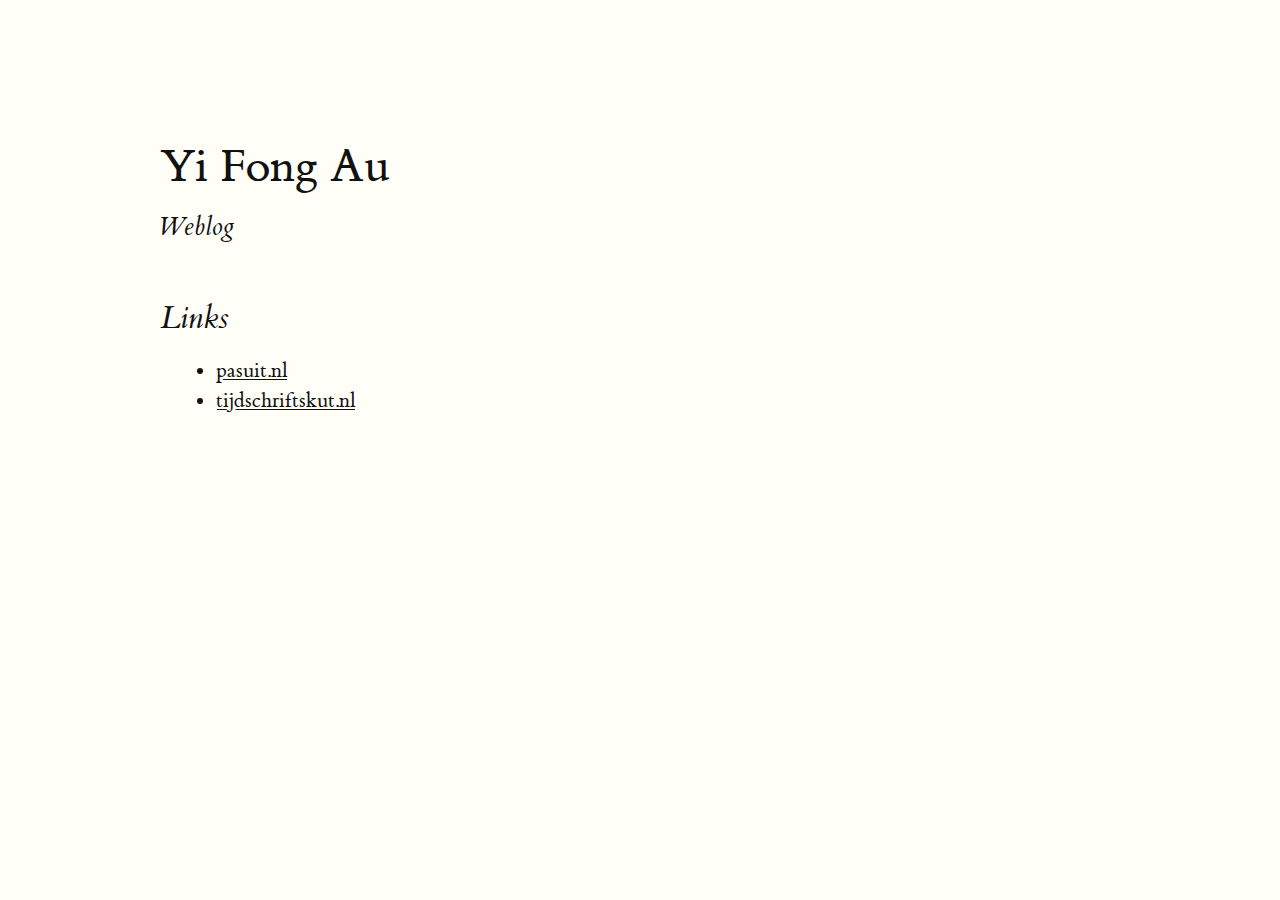
<file: index.html>
<!DOCTYPE html>
<html>
<head>
  <meta charset="utf-8">
  <meta name="generator" content="pandoc">
  <meta name="viewport" content="width=device-width, initial-scale=1.0, user-scalable=yes">
  <title>Yi Fong Au</title>
  <style type="text/css">code{white-space: pre;}</style>
  <link rel="stylesheet" href="style/tufte.css">
  <link rel="stylesheet" href="style/pandoc.css">
  <link rel="stylesheet" href="style/pandoc-solarized.css">
  <link rel="stylesheet" href="style/tufte-extra.css">
  <!--[if lt IE 9]>
    <script src="//cdnjs.cloudflare.com/ajax/libs/html5shiv/3.7.3/html5shiv-printshiv.min.js"></script>
  <![endif]-->
</head>
<body>
<article>
<header>
<h1 class="title">Yi Fong Au</h1>
<p class="subtitle">Weblog</p>
</header>
<section>
<section id="links" class="level2">
<h2>Links</h2>
<ul>
<li><a href="https://www.pasuit.nl">pasuit.nl</a></li>
<li><a href="https://www.tijdschriftskut.nl">tijdschriftskut.nl</a></li>
</ul>
</section>
</section>
</article>
</body>
</html>
</file>
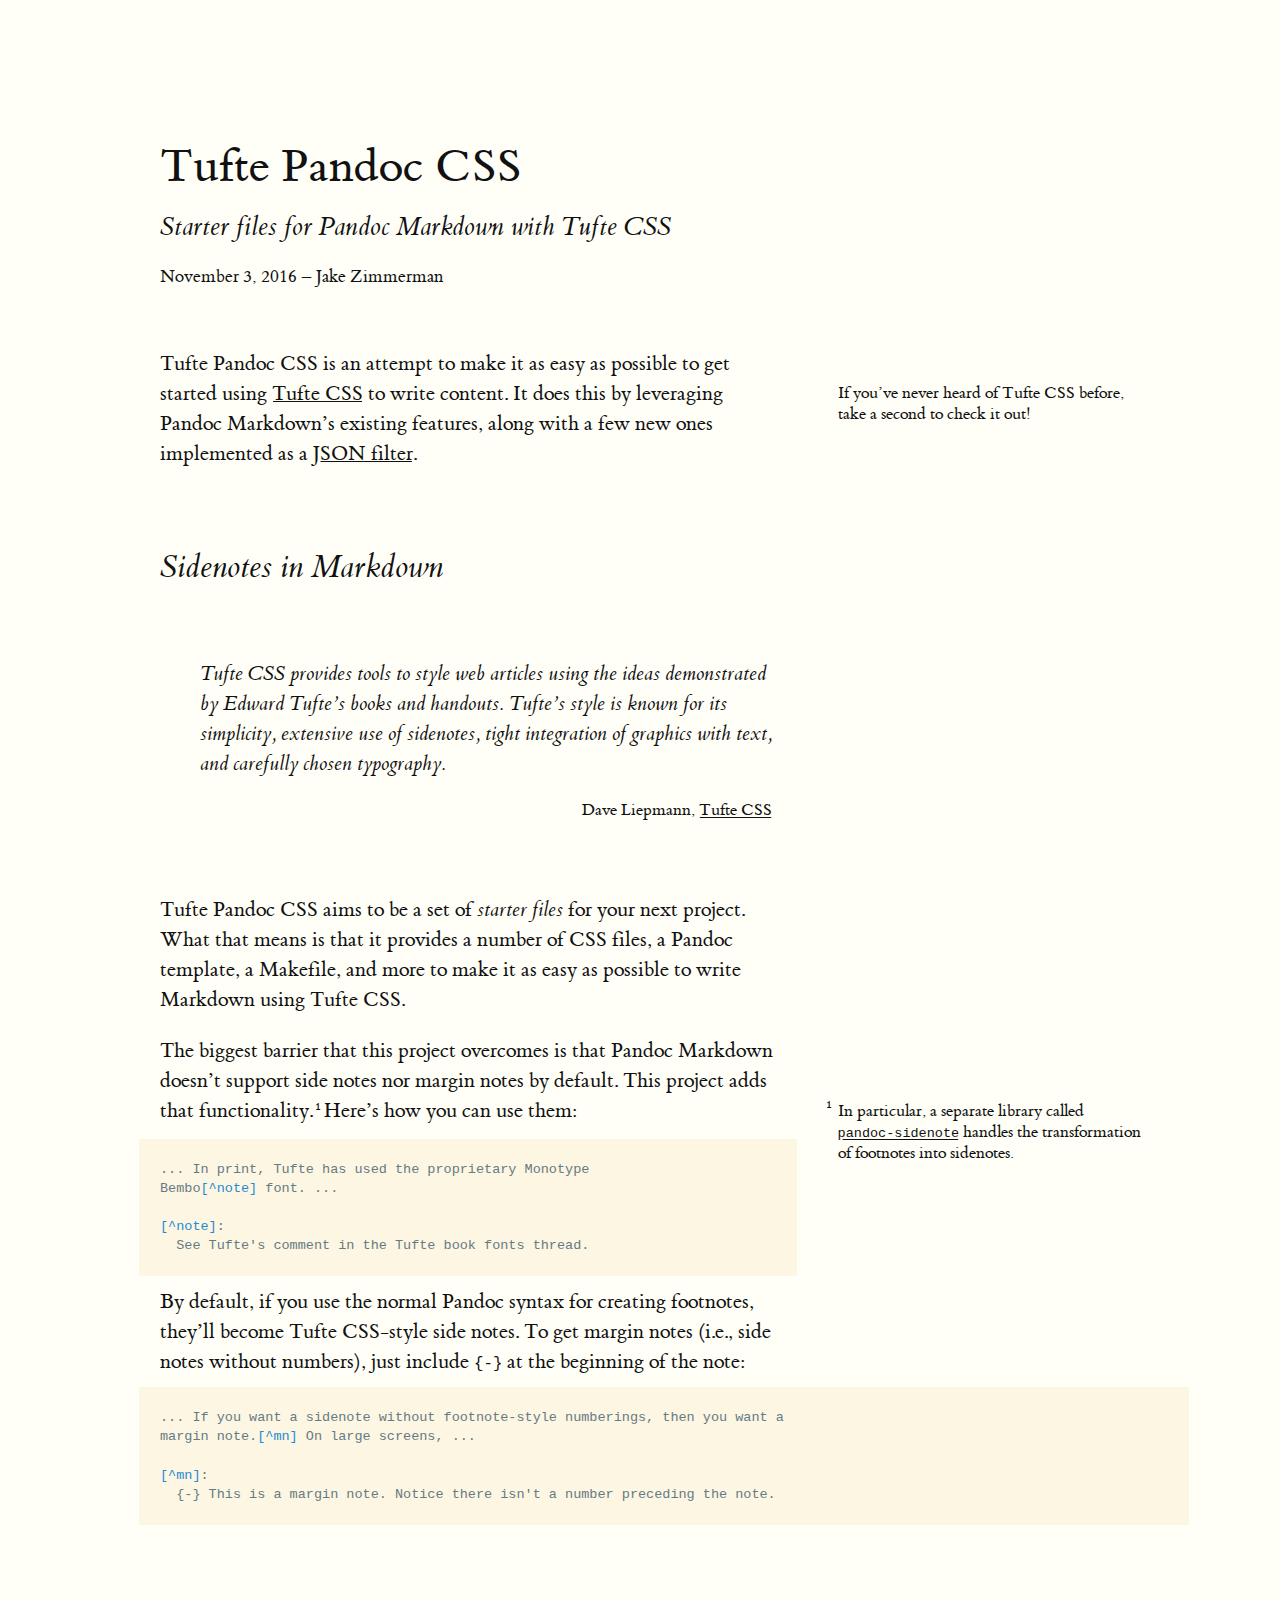
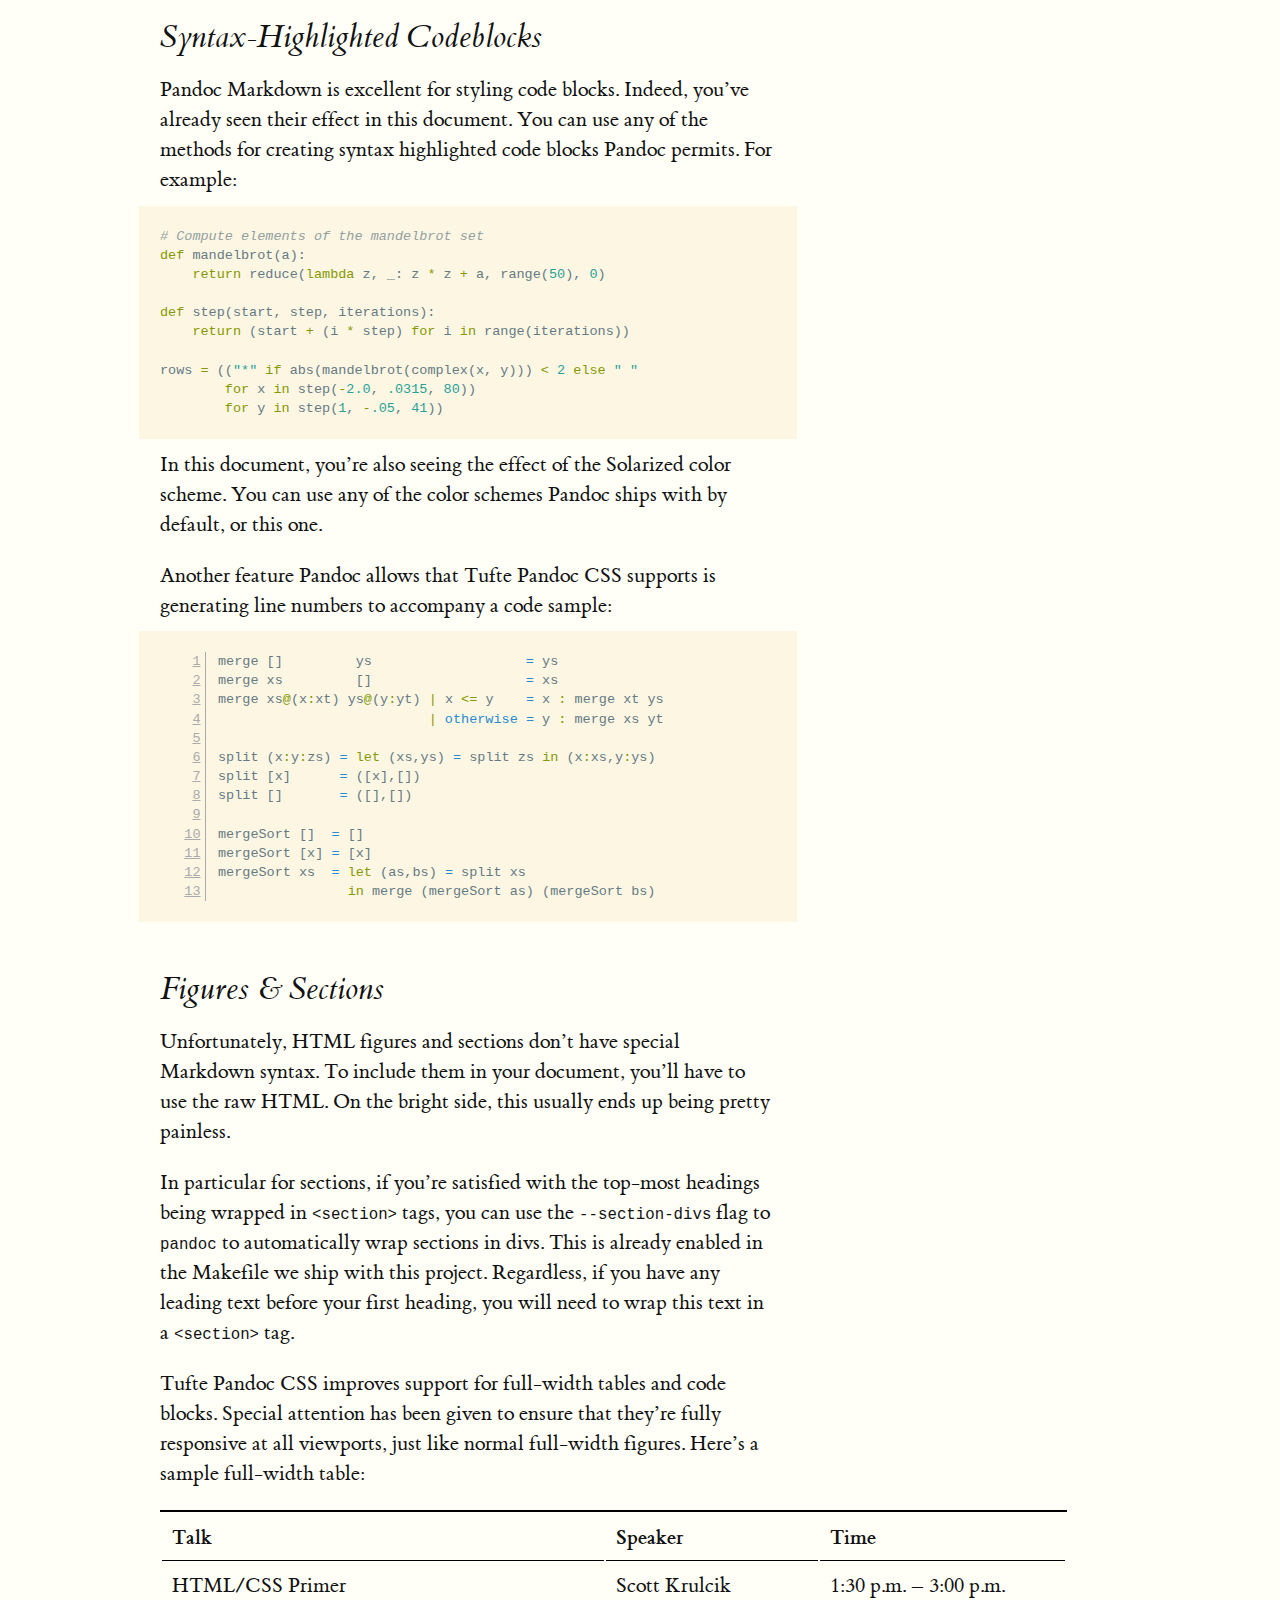
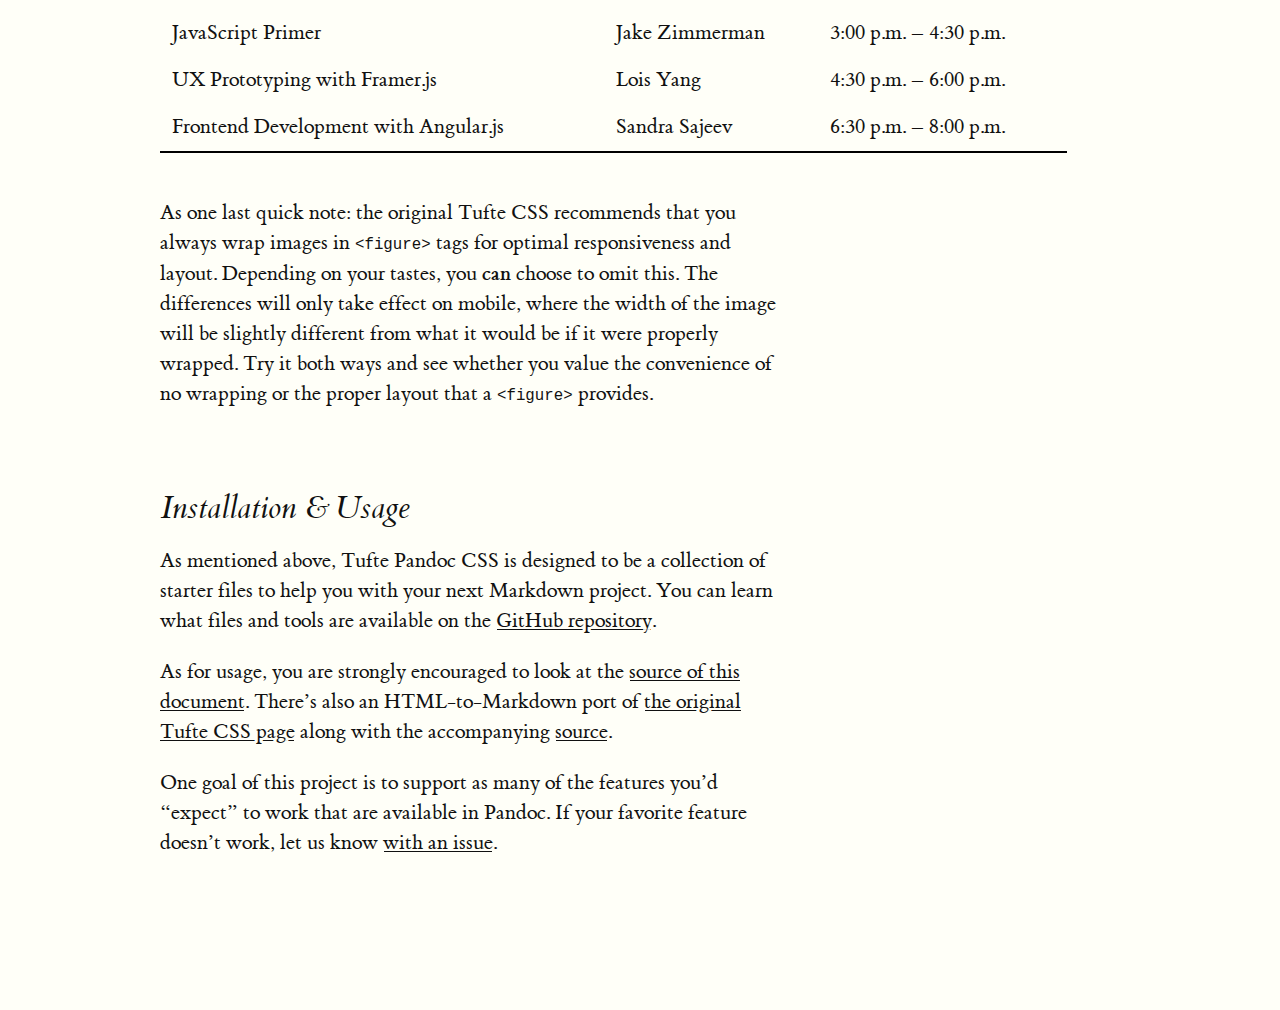
<file: docs/index.html>
<!DOCTYPE html>
<html>
<head>
  <meta charset="utf-8">
  <meta name="generator" content="pandoc">
  <meta name="viewport" content="width=device-width, initial-scale=1.0, user-scalable=yes">
  <meta name="author" content="Jake Zimmerman">
  <meta name="dcterms.date" content="2016-11-03">
  <title>Tufte Pandoc CSS</title>
  <style type="text/css">code{white-space: pre;}</style>
  <style type="text/css">
pre > code.sourceCode { white-space: pre; position: relative; }
pre > code.sourceCode > span { display: inline-block; line-height: 1.25; }
pre > code.sourceCode > span:empty { height: 1.2em; }
code.sourceCode > span { color: inherit; text-decoration: inherit; }
div.sourceCode { margin: 1em 0; }
pre.sourceCode { margin: 0; }
@media screen {
div.sourceCode { overflow: auto; }
}
@media print {
pre > code.sourceCode { white-space: pre-wrap; }
pre > code.sourceCode > span { text-indent: -5em; padding-left: 5em; }
}
pre.numberSource code
  { counter-reset: source-line 0; }
pre.numberSource code > span
  { position: relative; left: -4em; counter-increment: source-line; }
pre.numberSource code > span > a:first-child::before
  { content: counter(source-line);
    position: relative; left: -1em; text-align: right; vertical-align: baseline;
    border: none; display: inline-block;
    -webkit-touch-callout: none; -webkit-user-select: none;
    -khtml-user-select: none; -moz-user-select: none;
    -ms-user-select: none; user-select: none;
    padding: 0 4px; width: 4em;
    color: #aaaaaa;
  }
pre.numberSource { margin-left: 3em; border-left: 1px solid #aaaaaa;  padding-left: 4px; }
div.sourceCode
  {   }
@media screen {
pre > code.sourceCode > span > a:first-child::before { text-decoration: underline; }
}
code span.al { color: #ff0000; font-weight: bold; } /* Alert */
code span.an { color: #60a0b0; font-weight: bold; font-style: italic; } /* Annotation */
code span.at { color: #7d9029; } /* Attribute */
code span.bn { color: #40a070; } /* BaseN */
code span.bu { } /* BuiltIn */
code span.cf { color: #007020; font-weight: bold; } /* ControlFlow */
code span.ch { color: #4070a0; } /* Char */
code span.cn { color: #880000; } /* Constant */
code span.co { color: #60a0b0; font-style: italic; } /* Comment */
code span.cv { color: #60a0b0; font-weight: bold; font-style: italic; } /* CommentVar */
code span.do { color: #ba2121; font-style: italic; } /* Documentation */
code span.dt { color: #902000; } /* DataType */
code span.dv { color: #40a070; } /* DecVal */
code span.er { color: #ff0000; font-weight: bold; } /* Error */
code span.ex { } /* Extension */
code span.fl { color: #40a070; } /* Float */
code span.fu { color: #06287e; } /* Function */
code span.im { } /* Import */
code span.in { color: #60a0b0; font-weight: bold; font-style: italic; } /* Information */
code span.kw { color: #007020; font-weight: bold; } /* Keyword */
code span.op { color: #666666; } /* Operator */
code span.ot { color: #007020; } /* Other */
code span.pp { color: #bc7a00; } /* Preprocessor */
code span.sc { color: #4070a0; } /* SpecialChar */
code span.ss { color: #bb6688; } /* SpecialString */
code span.st { color: #4070a0; } /* String */
code span.va { color: #19177c; } /* Variable */
code span.vs { color: #4070a0; } /* VerbatimString */
code span.wa { color: #60a0b0; font-weight: bold; font-style: italic; } /* Warning */
  </style>
  <link rel="stylesheet" href="tufte.css">
  <link rel="stylesheet" href="pandoc.css">
  <link rel="stylesheet" href="pandoc-solarized.css">
  <link rel="stylesheet" href="tufte-extra.css">
  <!--[if lt IE 9]>
    <script src="//cdnjs.cloudflare.com/ajax/libs/html5shiv/3.7.3/html5shiv-printshiv.min.js"></script>
  <![endif]-->
</head>
<body>
<article>
<header>
<h1 class="title">Tufte Pandoc CSS</h1>
<p class="subtitle">Starter files for Pandoc Markdown with Tufte CSS</p>
<p class="byline">November 3, 2016 &ndash; Jake Zimmerman</p>
</header>
<section>
<p>Tufte Pandoc CSS is an attempt to make it as easy as possible to get started using <a href="https://edwardtufte.github.io/tufte-css/">Tufte CSS</a><span class="sidenote-wrapper"><label for="sn-0" class="margin-toggle">&#8853;</label><input type="checkbox" id="sn-0" class="margin-toggle"/><span class="marginnote"> If you’ve never heard of Tufte CSS before, take a second to check it out!<br />
<br />
</span></span> to write content. It does this by leveraging Pandoc Markdown’s existing features, along with a few new ones implemented as a <a href="http://pandoc.org/scripting.html#json-filters">JSON filter</a>.</p>
</section>
<section id="sidenotes-in-markdown" class="level2">
<h2>Sidenotes in Markdown</h2>
<div class="epigraph">
<blockquote>
<p>Tufte CSS provides tools to style web articles using the ideas demonstrated by Edward Tufte’s books and handouts. Tufte’s style is known for its simplicity, extensive use of sidenotes, tight integration of graphics with text, and carefully chosen typography.</p>
<footer>
Dave Liepmann, <a href="https://edwardtufte.github.io/tufte-css/">Tufte CSS</a>
</footer>
</blockquote>
</div>
<p>Tufte Pandoc CSS aims to be a set of <em>starter files</em> for your next project. What that means is that it provides a number of CSS files, a Pandoc template, a Makefile, and more to make it as easy as possible to write Markdown using Tufte CSS.</p>
<p>The biggest barrier that this project overcomes is that Pandoc Markdown doesn’t support side notes nor margin notes by default. This project adds that functionality.<span class="sidenote-wrapper"><label for="sn-1" class="margin-toggle sidenote-number"></label><input type="checkbox" id="sn-1" class="margin-toggle"/><span class="sidenote">In particular, a separate library called <a href="https://github.com/jez/pandoc-sidenote"><code>pandoc-sidenote</code></a> handles the transformation of footnotes into sidenotes.<br />
<br />
</span></span> Here’s how you can use them:</p>
<div class="sourceCode" id="cb1"><pre class="sourceCode markdown"><code class="sourceCode markdown"><span id="cb1-1"><a href="#cb1-1" aria-hidden="true"></a>... In print, Tufte has used the proprietary Monotype</span>
<span id="cb1-2"><a href="#cb1-2" aria-hidden="true"></a>Bembo<span class="ot">[^note]</span> font. ...</span>
<span id="cb1-3"><a href="#cb1-3" aria-hidden="true"></a></span>
<span id="cb1-4"><a href="#cb1-4" aria-hidden="true"></a><span class="ot">[^note]</span>:</span>
<span id="cb1-5"><a href="#cb1-5" aria-hidden="true"></a>  See Tufte&#39;s comment in the Tufte book fonts thread.</span></code></pre></div>
<p>By default, if you use the normal Pandoc syntax for creating footnotes, they’ll become Tufte CSS-style side notes. To get margin notes (i.e., side notes without numbers), just include <code>{-}</code> at the beginning of the note:</p>
<figure class="fullwidth">
<div class="sourceCode" id="cb2"><pre class="sourceCode markdown"><code class="sourceCode markdown"><span id="cb2-1"><a href="#cb2-1" aria-hidden="true"></a>... If you want a sidenote without footnote-style numberings, then you want a</span>
<span id="cb2-2"><a href="#cb2-2" aria-hidden="true"></a>margin note.<span class="ot">[^mn]</span> On large screens, ...</span>
<span id="cb2-3"><a href="#cb2-3" aria-hidden="true"></a></span>
<span id="cb2-4"><a href="#cb2-4" aria-hidden="true"></a><span class="ot">[^mn]</span>:</span>
<span id="cb2-5"><a href="#cb2-5" aria-hidden="true"></a>  {-} This is a margin note. Notice there isn&#39;t a number preceding the note.</span></code></pre></div>
</figure>
</section>
<section id="syntax-highlighted-codeblocks" class="level2">
<h2>Syntax-Highlighted Codeblocks</h2>
<p>Pandoc Markdown is excellent for styling code blocks. Indeed, you’ve already seen their effect in this document. You can use any of the methods for creating syntax highlighted code blocks Pandoc permits. For example:</p>
<div class="sourceCode" id="cb3"><pre class="sourceCode python"><code class="sourceCode python"><span id="cb3-1"><a href="#cb3-1" aria-hidden="true"></a><span class="co"># Compute elements of the mandelbrot set</span></span>
<span id="cb3-2"><a href="#cb3-2" aria-hidden="true"></a><span class="kw">def</span> mandelbrot(a):</span>
<span id="cb3-3"><a href="#cb3-3" aria-hidden="true"></a>    <span class="cf">return</span> <span class="bu">reduce</span>(<span class="kw">lambda</span> z, _: z <span class="op">*</span> z <span class="op">+</span> a, <span class="bu">range</span>(<span class="dv">50</span>), <span class="dv">0</span>)</span>
<span id="cb3-4"><a href="#cb3-4" aria-hidden="true"></a></span>
<span id="cb3-5"><a href="#cb3-5" aria-hidden="true"></a><span class="kw">def</span> step(start, step, iterations):</span>
<span id="cb3-6"><a href="#cb3-6" aria-hidden="true"></a>    <span class="cf">return</span> (start <span class="op">+</span> (i <span class="op">*</span> step) <span class="cf">for</span> i <span class="kw">in</span> <span class="bu">range</span>(iterations))</span>
<span id="cb3-7"><a href="#cb3-7" aria-hidden="true"></a></span>
<span id="cb3-8"><a href="#cb3-8" aria-hidden="true"></a>rows <span class="op">=</span> ((<span class="st">&quot;*&quot;</span> <span class="cf">if</span> <span class="bu">abs</span>(mandelbrot(<span class="bu">complex</span>(x, y))) <span class="op">&lt;</span> <span class="dv">2</span> <span class="cf">else</span> <span class="st">&quot; &quot;</span></span>
<span id="cb3-9"><a href="#cb3-9" aria-hidden="true"></a>        <span class="cf">for</span> x <span class="kw">in</span> step(<span class="op">-</span><span class="fl">2.0</span>, <span class="fl">.0315</span>, <span class="dv">80</span>))</span>
<span id="cb3-10"><a href="#cb3-10" aria-hidden="true"></a>        <span class="cf">for</span> y <span class="kw">in</span> step(<span class="dv">1</span>, <span class="op">-</span><span class="fl">.05</span>, <span class="dv">41</span>))</span></code></pre></div>
<p>In this document, you’re also seeing the effect of the Solarized color scheme. You can use any of the color schemes Pandoc ships with by default, or this one.</p>
<p>Another feature Pandoc allows that Tufte Pandoc CSS supports is generating line numbers to accompany a code sample:</p>
<div class="sourceCode" id="cb4"><pre class="sourceCode numberSource haskell numberLines"><code class="sourceCode haskell"><span id="cb4-1"><a href="#cb4-1"></a>merge []         ys                   <span class="ot">=</span> ys</span>
<span id="cb4-2"><a href="#cb4-2"></a>merge xs         []                   <span class="ot">=</span> xs</span>
<span id="cb4-3"><a href="#cb4-3"></a>merge xs<span class="op">@</span>(x<span class="op">:</span>xt) ys<span class="op">@</span>(y<span class="op">:</span>yt) <span class="op">|</span> x <span class="op">&lt;=</span> y    <span class="ot">=</span> x <span class="op">:</span> merge xt ys</span>
<span id="cb4-4"><a href="#cb4-4"></a>                          <span class="op">|</span> <span class="fu">otherwise</span> <span class="ot">=</span> y <span class="op">:</span> merge xs yt</span>
<span id="cb4-5"><a href="#cb4-5"></a></span>
<span id="cb4-6"><a href="#cb4-6"></a>split (x<span class="op">:</span>y<span class="op">:</span>zs) <span class="ot">=</span> <span class="kw">let</span> (xs,ys) <span class="ot">=</span> split zs <span class="kw">in</span> (x<span class="op">:</span>xs,y<span class="op">:</span>ys)</span>
<span id="cb4-7"><a href="#cb4-7"></a>split [x]      <span class="ot">=</span> ([x],[])</span>
<span id="cb4-8"><a href="#cb4-8"></a>split []       <span class="ot">=</span> ([],[])</span>
<span id="cb4-9"><a href="#cb4-9"></a></span>
<span id="cb4-10"><a href="#cb4-10"></a>mergeSort []  <span class="ot">=</span> []</span>
<span id="cb4-11"><a href="#cb4-11"></a>mergeSort [x] <span class="ot">=</span> [x]</span>
<span id="cb4-12"><a href="#cb4-12"></a>mergeSort xs  <span class="ot">=</span> <span class="kw">let</span> (as,bs) <span class="ot">=</span> split xs</span>
<span id="cb4-13"><a href="#cb4-13"></a>                <span class="kw">in</span> merge (mergeSort as) (mergeSort bs)</span></code></pre></div>
</section>
<section id="figures-sections" class="level2">
<h2>Figures &amp; Sections</h2>
<p>Unfortunately, HTML figures and sections don’t have special Markdown syntax. To include them in your document, you’ll have to use the raw HTML. On the bright side, this usually ends up being pretty painless.</p>
<p>In particular for sections, if you’re satisfied with the top-most headings being wrapped in <code>&lt;section&gt;</code> tags, you can use the <code>--section-divs</code> flag to <code>pandoc</code> to automatically wrap sections in divs. This is already enabled in the Makefile we ship with this project. Regardless, if you have any leading text before your first heading, you will need to wrap this text in a <code>&lt;section&gt;</code> tag.</p>
<p>Tufte Pandoc CSS improves support for full-width tables and code blocks. Special attention has been given to ensure that they’re fully responsive at all viewports, just like normal full-width figures. Here’s a sample full-width table:</p>
<figure class="fullwidth">
<table>
<thead>
<tr class="header">
<th>Talk</th>
<th>Speaker</th>
<th>Time</th>
</tr>
</thead>
<tbody>
<tr class="odd">
<td>HTML/CSS Primer</td>
<td>Scott Krulcik</td>
<td>1:30 p.m. – 3:00 p.m.</td>
</tr>
<tr class="even">
<td>JavaScript Primer</td>
<td>Jake Zimmerman</td>
<td>3:00 p.m. – 4:30 p.m.</td>
</tr>
<tr class="odd">
<td>UX Prototyping with Framer.js</td>
<td>Lois Yang</td>
<td>4:30 p.m. – 6:00 p.m.</td>
</tr>
<tr class="even">
<td>Frontend Development with Angular.js</td>
<td>Sandra Sajeev</td>
<td>6:30 p.m. – 8:00 p.m.</td>
</tr>
</tbody>
</table>
</figure>
<p>As one last quick note: the original Tufte CSS recommends that you always wrap images in <code>&lt;figure&gt;</code> tags for optimal responsiveness and layout. Depending on your tastes, you <strong>can</strong> choose to omit this. The differences will only take effect on mobile, where the width of the image will be slightly different from what it would be if it were properly wrapped. Try it both ways and see whether you value the convenience of no wrapping or the proper layout that a <code>&lt;figure&gt;</code> provides.</p>
</section>
<section id="installation-usage" class="level2">
<h2>Installation &amp; Usage</h2>
<p>As mentioned above, Tufte Pandoc CSS is designed to be a collection of starter files to help you with your next Markdown project. You can learn what files and tools are available on the <a href="https://github.com/jez/tufte-pandoc-css">GitHub repository</a>.</p>
<p>As for usage, you are strongly encouraged to look at the <a href="https://raw.githubusercontent.com/jez/tufte-pandoc-css/master/docs/index.md">source of this document</a>. There’s also an HTML-to-Markdown port of <a href="tufte-md/">the original Tufte CSS page</a> along with the accompanying <a href="https://raw.githubusercontent.com/jez/tufte-pandoc-css/master/docs/tufte-md/index.md">source</a>.</p>
<p>One goal of this project is to support as many of the features you’d “expect” to work that are available in Pandoc. If your favorite feature doesn’t work, let us know <a href="https://github.com/jez/tufte-pandoc-css/issues">with an issue</a>.</p>
</section>
</article>
</body>
</html>
</file>
<file: style/tufte.css>
@charset "UTF-8";

/* Import ET Book styles
   adapted from https://github.com/edwardtufte/et-book/blob/gh-pages/et-book.css */

@font-face {
    font-family: "et-book";
    src: url("et-book/et-book-roman-line-figures/et-book-roman-line-figures.eot");
    src: url("et-book/et-book-roman-line-figures/et-book-roman-line-figures.eot?#iefix") format("embedded-opentype"), url("et-book/et-book-roman-line-figures/et-book-roman-line-figures.woff") format("woff"), url("et-book/et-book-roman-line-figures/et-book-roman-line-figures.ttf") format("truetype"), url("et-book/et-book-roman-line-figures/et-book-roman-line-figures.svg#etbookromanosf") format("svg");
    font-weight: normal;
    font-style: normal;
    font-display: swap;
}

@font-face {
    font-family: "et-book";
    src: url("et-book/et-book-display-italic-old-style-figures/et-book-display-italic-old-style-figures.eot");
    src: url("et-book/et-book-display-italic-old-style-figures/et-book-display-italic-old-style-figures.eot?#iefix") format("embedded-opentype"), url("et-book/et-book-display-italic-old-style-figures/et-book-display-italic-old-style-figures.woff") format("woff"), url("et-book/et-book-display-italic-old-style-figures/et-book-display-italic-old-style-figures.ttf") format("truetype"), url("et-book/et-book-display-italic-old-style-figures/et-book-display-italic-old-style-figures.svg#etbookromanosf") format("svg");
    font-weight: normal;
    font-style: italic;
    font-display: swap;
}

@font-face {
    font-family: "et-book";
    src: url("et-book/et-book-bold-line-figures/et-book-bold-line-figures.eot");
    src: url("et-book/et-book-bold-line-figures/et-book-bold-line-figures.eot?#iefix") format("embedded-opentype"), url("et-book/et-book-bold-line-figures/et-book-bold-line-figures.woff") format("woff"), url("et-book/et-book-bold-line-figures/et-book-bold-line-figures.ttf") format("truetype"), url("et-book/et-book-bold-line-figures/et-book-bold-line-figures.svg#etbookromanosf") format("svg");
    font-weight: bold;
    font-style: normal;
    font-display: swap;
}

@font-face {
    font-family: "et-book-roman-old-style";
    src: url("et-book/et-book-roman-old-style-figures/et-book-roman-old-style-figures.eot");
    src: url("et-book/et-book-roman-old-style-figures/et-book-roman-old-style-figures.eot?#iefix") format("embedded-opentype"), url("et-book/et-book-roman-old-style-figures/et-book-roman-old-style-figures.woff") format("woff"), url("et-book/et-book-roman-old-style-figures/et-book-roman-old-style-figures.ttf") format("truetype"), url("et-book/et-book-roman-old-style-figures/et-book-roman-old-style-figures.svg#etbookromanosf") format("svg");
    font-weight: normal;
    font-style: normal;
    font-display: swap;
}

/* Tufte CSS styles */
html {
    font-size: 15px;
}

body {
    width: 87.5%;
    margin-left: auto;
    margin-right: auto;
    padding-left: 12.5%;
    font-family: et-book, Palatino, "Palatino Linotype", "Palatino LT STD", "Book Antiqua", Georgia, serif;
    background-color: #fffff8;
    color: #111;
    max-width: 1400px;
    counter-reset: sidenote-counter;
}

h1 {
    font-weight: 400;
    margin-top: 4rem;
    margin-bottom: 1.5rem;
    font-size: 3.2rem;
    line-height: 1;
}

h2 {
    font-style: italic;
    font-weight: 400;
    margin-top: 2.1rem;
    margin-bottom: 1.4rem;
    font-size: 2.2rem;
    line-height: 1;
}

h3 {
    font-style: italic;
    font-weight: 400;
    font-size: 1.7rem;
    margin-top: 2rem;
    margin-bottom: 1.4rem;
    line-height: 1;
}

hr {
    display: block;
    height: 1px;
    width: 55%;
    border: 0;
    border-top: 1px solid #ccc;
    margin: 1em 0;
    padding: 0;
}

p.subtitle {
    font-style: italic;
    margin-top: 1rem;
    margin-bottom: 1rem;
    font-size: 1.8rem;
    display: block;
    line-height: 1;
}

.numeral {
    font-family: et-book-roman-old-style;
}

.danger {
    color: red;
}

article {
    padding: 5rem 0rem;
}

section {
    padding-top: 1rem;
    padding-bottom: 1rem;
}

p,
dl,
ol,
ul {
    font-size: 1.4rem;
    line-height: 2rem;
}

p {
    margin-top: 1.4rem;
    margin-bottom: 1.4rem;
    padding-right: 0;
    vertical-align: baseline;
}

/* Chapter Epigraphs */
div.epigraph {
    margin: 5em 0;
}

div.epigraph > blockquote {
    margin-top: 3em;
    margin-bottom: 3em;
}

div.epigraph > blockquote,
div.epigraph > blockquote > p {
    font-style: italic;
}

div.epigraph > blockquote > footer {
    font-style: normal;
}

div.epigraph > blockquote > footer > cite {
    font-style: italic;
}
/* end chapter epigraphs styles */

blockquote {
    font-size: 1.4rem;
}

blockquote p {
    width: 55%;
    margin-right: 40px;
}

blockquote footer {
    width: 55%;
    font-size: 1.1rem;
    text-align: right;
}

section > p,
section > footer,
section > table {
    width: 55%;
}

/* 50 + 5 == 55, to be the same width as paragraph */
section > dl,
section > ol,
section > ul {
    width: 50%;
    -webkit-padding-start: 5%;
}

dt:not(:first-child),
li:not(:first-child) {
    margin-top: 0.25rem;
}

figure {
    padding: 0;
    border: 0;
    font-size: 100%;
    font: inherit;
    vertical-align: baseline;
    max-width: 55%;
    -webkit-margin-start: 0;
    -webkit-margin-end: 0;
    margin: 0 0 3em 0;
}

figcaption {
    float: right;
    clear: right;
    margin-top: 0;
    margin-bottom: 0;
    font-size: 1.1rem;
    line-height: 1.6;
    vertical-align: baseline;
    position: relative;
    max-width: 40%;
}

figure.fullwidth figcaption {
    margin-right: 24%;
}

/* Links: replicate underline that clears descenders */
a:link,
a:visited {
    color: inherit;
}

.no-tufte-underline:link {
    background: unset;
    text-shadow: unset;
}

a:link, .tufte-underline, .hover-tufte-underline:hover {
    text-decoration: none;
    background: -webkit-linear-gradient(#fffff8, #fffff8), -webkit-linear-gradient(#fffff8, #fffff8), -webkit-linear-gradient(currentColor, currentColor);
    background: linear-gradient(#fffff8, #fffff8), linear-gradient(#fffff8, #fffff8), linear-gradient(currentColor, currentColor);
    -webkit-background-size: 0.05em 1px, 0.05em 1px, 1px 1px;
    -moz-background-size: 0.05em 1px, 0.05em 1px, 1px 1px;
    background-size: 0.05em 1px, 0.05em 1px, 1px 1px;
    background-repeat: no-repeat, no-repeat, repeat-x;
    text-shadow: 0.03em 0 #fffff8, -0.03em 0 #fffff8, 0 0.03em #fffff8, 0 -0.03em #fffff8, 0.06em 0 #fffff8, -0.06em 0 #fffff8, 0.09em 0 #fffff8, -0.09em 0 #fffff8, 0.12em 0 #fffff8, -0.12em 0 #fffff8, 0.15em 0 #fffff8, -0.15em 0 #fffff8;
    background-position: 0% 93%, 100% 93%, 0% 93%;
}

@media screen and (-webkit-min-device-pixel-ratio: 0) {
    a:link, .tufte-underline, .hover-tufte-underline:hover {
        background-position-y: 87%, 87%, 87%;
    }
}

a:link::selection,
a:link::-moz-selection {
    text-shadow: 0.03em 0 #b4d5fe, -0.03em 0 #b4d5fe, 0 0.03em #b4d5fe, 0 -0.03em #b4d5fe, 0.06em 0 #b4d5fe, -0.06em 0 #b4d5fe, 0.09em 0 #b4d5fe, -0.09em 0 #b4d5fe, 0.12em 0 #b4d5fe, -0.12em 0 #b4d5fe, 0.15em 0 #b4d5fe, -0.15em 0 #b4d5fe;
    background: #b4d5fe;
}

/* Sidenotes, margin notes, figures, captions */
img {
    max-width: 100%;
}

.sidenote,
.marginnote {
    float: right;
    clear: right;
    margin-right: -60%;
    width: 50%;
    margin-top: 0.3rem;
    margin-bottom: 0;
    font-size: 1.1rem;
    line-height: 1.3;
    vertical-align: baseline;
    position: relative;
}

.sidenote-number {
    counter-increment: sidenote-counter;
}

.sidenote-number:after,
.sidenote:before {
    font-family: et-book-roman-old-style;
    position: relative;
    vertical-align: baseline;
}

.sidenote-number:after {
    content: counter(sidenote-counter);
    font-size: 1rem;
    top: -0.5rem;
    left: 0.1rem;
}

.sidenote:before {
    content: counter(sidenote-counter) " ";
    font-size: 1rem;
    top: -0.5rem;
}

blockquote .sidenote,
blockquote .marginnote {
    margin-right: -82%;
    min-width: 59%;
    text-align: left;
}

div.fullwidth,
table.fullwidth {
    width: 100%;
}

div.table-wrapper {
    overflow-x: auto;
    font-family: "Trebuchet MS", "Gill Sans", "Gill Sans MT", sans-serif;
}

.sans {
    font-family: "Gill Sans", "Gill Sans MT", Calibri, sans-serif;
    letter-spacing: .03em;
}

code, pre > code {
    font-family: Consolas, "Liberation Mono", Menlo, Courier, monospace;
    font-size: 1.0rem;
    line-height: 1.42;
    -webkit-text-size-adjust: 100%; /* Prevent adjustments of font size after orientation changes in iOS. See https://github.com/edwardtufte/tufte-css/issues/81#issuecomment-261953409 */
}

.sans > code {
    font-size: 1.2rem;
}

h1 > code,
h2 > code,
h3 > code {
    font-size: 0.80em;
}

.marginnote > code,
.sidenote > code {
    font-size: 1rem;
}

pre > code {
    font-size: 0.9rem;
    width: 52.5%;
    margin-left: 2.5%;
    overflow-x: auto;
    display: block;
}

pre.fullwidth > code {
    width: 90%;
}

.fullwidth {
    max-width: 90%;
    clear:both;
}

span.newthought {
    font-variant: small-caps;
    font-size: 1.2em;
}

input.margin-toggle {
    display: none;
}

label.sidenote-number {
    display: inline;
}

label.margin-toggle:not(.sidenote-number) {
    display: none;
}

.iframe-wrapper {
    position: relative;
    padding-bottom: 56.25%; /* 16:9 */
    padding-top: 25px;
    height: 0;
}

.iframe-wrapper iframe {
    position: absolute;
    top: 0;
    left: 0;
    width: 100%;
    height: 100%;
}

@media (max-width: 760px) {
    body {
        width: 84%;
        padding-left: 8%;
        padding-right: 8%;
    }

    hr,
    section > p,
    section > footer,
    section > table {
        width: 100%;
    }

    pre > code {
        width: 97%;
    }

    section > dl,
    section > ol,
    section > ul {
        width: 90%;
    }

    figure {
        max-width: 90%;
    }

    figcaption,
    figure.fullwidth figcaption {
        margin-right: 0%;
        max-width: none;
    }

    blockquote {
        margin-left: 1.5em;
        margin-right: 0em;
    }

    blockquote p,
    blockquote footer {
        width: 100%;
    }

    label.margin-toggle:not(.sidenote-number) {
        display: inline;
    }

    .sidenote,
    .marginnote {
        display: none;
    }

    .margin-toggle:checked + .sidenote,
    .margin-toggle:checked + .marginnote {
        display: block;
        float: left;
        left: 1rem;
        clear: both;
        width: 95%;
        margin: 1rem 2.5%;
        vertical-align: baseline;
        position: relative;
    }

    label {
        cursor: pointer;
    }

    div.table-wrapper,
    table {
        width: 85%;
    }

    img {
        width: 100%;
    }
}
</file>
<file: style/pandoc.css>
/* For smart quotes */
q { quotes: "“" "”" "‘" "’"; }

/* Override section behavior.
 * We only want the top-level <section> to have padding.
 * This makes it easier to work with --section-divs. */
section {
  padding-top: initial;
  padding-bottom: initial;
}
article > section {
  padding-top: 1rem;
  padding-bottom: 1rem;
}

/* Make byline (date and/or author) small */
p.byline { font-size: 1.2rem; }


/* Simulate Pandoc's table output styles */
table {
  border-top: 2px solid black;
  border-bottom: 2px solid black;
}
th {
  border-bottom: 1px solid black;
}
td, th {
  font-size: 1.4rem;
  padding: 10px;
  text-align: left;
}

/* Allow tables to be full width
 * if they're wrapped in a figure.fullwidth
 * (Easier to insert from Pandoc than manually adding table) */
figure.fullwidth table {
  width: 90%;
}

@media (max-width: 760px) {
  figure.fullwidth table {
    width: 100%;
  }
}

/* Code blocks
 *
 * Code blocks with a language look like div.sourceCode > pre.sourceCode
 * Otherwise, it's just a pre (without .sourceCode) */

/* Unset the tufte-css defaults that we'd like to overwrite */
pre > code {
  margin-left: initial;
  overflow-x: initial;
  display: initial;
}

.sourceCode.numberLines a:link {
  text-decoration: initial;
  background: initial;
  text-shadow: initial;
}

div.sourceCode,
pre:not(.sourceCode) {
  padding: 1.4rem;
  margin: -0.7rem -1.4rem;
  width: 55%;
  overflow-x: auto;
}

.fullwidth div.sourceCode,
.fullwidth pre:not(.sourceCode) {
  width: 100%;
}

@media (max-width: 760px) {
  div.sourceCode,
  pre:not(.sourceCode) {
    padding: 1.4rem 8vw;
    margin: -0.7rem -8vw;
    width: 100%;
  }

  .fullwidth {
    max-width: 100%;
  }
}

/* Math formatting */
.katex {
  font-size: inherit !important;
}

/* Wrap long URLs in references */
#refs a {
  word-wrap: break-word;
  overflow-wrap: break-word;
}
</file>
<file: style/pandoc-solarized.css>
div.sourceCode, pre:not(.sourceCode) { background: #FDF6E3; }
pre code { color: #657B83; }
code span.kw { color: #859900; font-weight: normal; font-style: normal; } /* Keyword */
code span.dt { color: #B58900; font-weight: normal; font-style: normal; } /* DataType */
code span.dv { color: #2AA198; font-weight: normal; font-style: normal; } /* DecVal */
code span.bn { color: #2AA198; font-weight: normal; font-style: normal; } /* BaseN */
code span.fl { color: #2AA198; font-weight: normal; font-style: normal; } /* Float */
code span.ch { color: #2AA198; font-weight: normal; font-style: normal; } /* Char */
code span.st { color: #2AA198; font-weight: normal; font-style: normal; } /* String */
code span.co { color: #93A1A1; font-weight: normal; font-style: italic; } /* Comment */
code span.ot { color: #268BD2; font-weight: normal; font-style: normal; } /* Other */
code span.al { color: #DC322F; font-weight: normal; font-style: normal; } /* Alert */
code span.fu { color: #268BD2; font-weight: normal; font-style: normal; } /* Function */
code span.er { color: #DC322F; font-weight: normal; font-style: normal; } /* Error */
code span.wa { color: #CB4B16; font-weight: normal; font-style: italic; } /* Warning */
code span.cn { color: #2AA198; font-weight: normal; font-style: normal; } /* Constant */
code span.sc { color: #DC322F; font-weight: normal; font-style: normal; } /* SpecialChar */
code span.vs { color: #657B83; font-weight: normal; font-style: normal; } /* VerbatimString */
code span.ss { color: #DC322F; font-weight: normal; font-style: normal; } /* SpecialString */
code span.im { color: #657B83; font-weight: normal; font-style: normal; } /* Import */
code span.va { color: #268BD2; font-weight: normal; font-style: normal; } /* Variable */
code span.cf { color: #859900; font-weight: normal; font-style: normal; } /* ControlFlow */
code span.op { color: #859900; font-weight: normal; font-style: normal; } /* Operator */
code span.bu { color: #657B83; font-weight: normal; font-style: normal; } /* BuiltIn */
code span.ex { color: #657B83; font-weight: normal; font-style: normal; } /* Extension */
code span.pp { color: #CB4B16; font-weight: normal; font-style: normal; } /* Preprocessor */
code span.at { color: #657B83; font-weight: normal; font-style: normal; } /* Attribute */
code span.do { color: #93A1A1; font-weight: normal; font-style: italic; } /* Documentation */
code span.an { color: #93A1A1; font-weight: normal; font-style: italic; } /* Annotation */
code span.cv { color: #93A1A1; font-weight: normal; font-style: italic; } /* CommentVar */
code span.in { color: #93A1A1; font-weight: normal; font-style: italic; } /* Information */
a.sourceLine::before { text-decoration: none; }
</file>
<file: style/tufte-extra.css>
/* The default x-height for code is slightly too large in side notes */
.marginnote code, .sidenote code {
    font-size: 0.9rem;
}

/* ... and slightly too small in body text */
code {
    font-size: 1.05rem;
}

/* Also make the sidenote numbers hang */
.sidenote {
    text-indent: -0.4rem;
}
.sidenote:before {
    /* removes trailing space from the counter content */
    content: counter(sidenote-counter);
    left: -0.4rem;
}

/* To get spacing between lists, use paragraphs.
 * 0.25rem of spacing between list elements looks bad. */
li:not(:first-child) {
    margin-top: initial;
}

/* To get the pandoc-generated bibliography to match style, define csl classes. */
div.csl-bib-body {
    width: 55%;
}
div.csl-entry {
    clear: both;
    margin-top: .5rem;
}
.hanging div.csl-entry {
    margin-left: 2rem;
    text-indent: -2rem;
}
div.csl-left-margin {
    min-width: 2rem;
    float: left;
}
div.csl-right-inline {
    margin-left: 2rem;
    padding-left: 1rem;
}
div.csl-indent {
    margin-left: 2rem;
}
div.hanging-indent{
    margin-left: 1.5rem;
    text-indent: -1.5rem;
}

@media (max-width: 760px) {
    div.csl-bib-body {
        width: 100%;
    }
}

/* Prevent superscripts and subscripts from affecting line-height */
sup, sub {
    vertical-align: baseline;
    position: relative;
    top: -0.4em;
}
sub { 
    top: 0.4em; 
}

/* Replicate styling from sidenote numbers to footnote numbers */
a.footnote-ref {
    background: unset;
    text-shadow: unset;
    font-size: 1rem;
    position: relative;
    top: -0.1rem;
    left: 0.1rem;
    display: inline;
}
.footnote-ref sup {
    font-family: et-book-roman-old-style;
    font-size: inherit;
    vertical-align: inherit;
    line-height: inherit;
}
</file>
<file: docs/tufte.css>
@charset "UTF-8";

/* Import ET Book styles
   adapted from https://github.com/edwardtufte/et-book/blob/gh-pages/et-book.css */

@font-face {
    font-family: "et-book";
    src: url("et-book/et-book-roman-line-figures/et-book-roman-line-figures.eot");
    src: url("et-book/et-book-roman-line-figures/et-book-roman-line-figures.eot?#iefix") format("embedded-opentype"), url("et-book/et-book-roman-line-figures/et-book-roman-line-figures.woff") format("woff"), url("et-book/et-book-roman-line-figures/et-book-roman-line-figures.ttf") format("truetype"), url("et-book/et-book-roman-line-figures/et-book-roman-line-figures.svg#etbookromanosf") format("svg");
    font-weight: normal;
    font-style: normal;
    font-display: swap;
}

@font-face {
    font-family: "et-book";
    src: url("et-book/et-book-display-italic-old-style-figures/et-book-display-italic-old-style-figures.eot");
    src: url("et-book/et-book-display-italic-old-style-figures/et-book-display-italic-old-style-figures.eot?#iefix") format("embedded-opentype"), url("et-book/et-book-display-italic-old-style-figures/et-book-display-italic-old-style-figures.woff") format("woff"), url("et-book/et-book-display-italic-old-style-figures/et-book-display-italic-old-style-figures.ttf") format("truetype"), url("et-book/et-book-display-italic-old-style-figures/et-book-display-italic-old-style-figures.svg#etbookromanosf") format("svg");
    font-weight: normal;
    font-style: italic;
    font-display: swap;
}

@font-face {
    font-family: "et-book";
    src: url("et-book/et-book-bold-line-figures/et-book-bold-line-figures.eot");
    src: url("et-book/et-book-bold-line-figures/et-book-bold-line-figures.eot?#iefix") format("embedded-opentype"), url("et-book/et-book-bold-line-figures/et-book-bold-line-figures.woff") format("woff"), url("et-book/et-book-bold-line-figures/et-book-bold-line-figures.ttf") format("truetype"), url("et-book/et-book-bold-line-figures/et-book-bold-line-figures.svg#etbookromanosf") format("svg");
    font-weight: bold;
    font-style: normal;
    font-display: swap;
}

@font-face {
    font-family: "et-book-roman-old-style";
    src: url("et-book/et-book-roman-old-style-figures/et-book-roman-old-style-figures.eot");
    src: url("et-book/et-book-roman-old-style-figures/et-book-roman-old-style-figures.eot?#iefix") format("embedded-opentype"), url("et-book/et-book-roman-old-style-figures/et-book-roman-old-style-figures.woff") format("woff"), url("et-book/et-book-roman-old-style-figures/et-book-roman-old-style-figures.ttf") format("truetype"), url("et-book/et-book-roman-old-style-figures/et-book-roman-old-style-figures.svg#etbookromanosf") format("svg");
    font-weight: normal;
    font-style: normal;
    font-display: swap;
}

/* Tufte CSS styles */
html {
    font-size: 15px;
}

body {
    width: 87.5%;
    margin-left: auto;
    margin-right: auto;
    padding-left: 12.5%;
    font-family: et-book, Palatino, "Palatino Linotype", "Palatino LT STD", "Book Antiqua", Georgia, serif;
    background-color: #fffff8;
    color: #111;
    max-width: 1400px;
    counter-reset: sidenote-counter;
}

h1 {
    font-weight: 400;
    margin-top: 4rem;
    margin-bottom: 1.5rem;
    font-size: 3.2rem;
    line-height: 1;
}

h2 {
    font-style: italic;
    font-weight: 400;
    margin-top: 2.1rem;
    margin-bottom: 1.4rem;
    font-size: 2.2rem;
    line-height: 1;
}

h3 {
    font-style: italic;
    font-weight: 400;
    font-size: 1.7rem;
    margin-top: 2rem;
    margin-bottom: 1.4rem;
    line-height: 1;
}

hr {
    display: block;
    height: 1px;
    width: 55%;
    border: 0;
    border-top: 1px solid #ccc;
    margin: 1em 0;
    padding: 0;
}

p.subtitle {
    font-style: italic;
    margin-top: 1rem;
    margin-bottom: 1rem;
    font-size: 1.8rem;
    display: block;
    line-height: 1;
}

.numeral {
    font-family: et-book-roman-old-style;
}

.danger {
    color: red;
}

article {
    padding: 5rem 0rem;
}

section {
    padding-top: 1rem;
    padding-bottom: 1rem;
}

p,
dl,
ol,
ul {
    font-size: 1.4rem;
    line-height: 2rem;
}

p {
    margin-top: 1.4rem;
    margin-bottom: 1.4rem;
    padding-right: 0;
    vertical-align: baseline;
}

/* Chapter Epigraphs */
div.epigraph {
    margin: 5em 0;
}

div.epigraph > blockquote {
    margin-top: 3em;
    margin-bottom: 3em;
}

div.epigraph > blockquote,
div.epigraph > blockquote > p {
    font-style: italic;
}

div.epigraph > blockquote > footer {
    font-style: normal;
}

div.epigraph > blockquote > footer > cite {
    font-style: italic;
}
/* end chapter epigraphs styles */

blockquote {
    font-size: 1.4rem;
}

blockquote p {
    width: 55%;
    margin-right: 40px;
}

blockquote footer {
    width: 55%;
    font-size: 1.1rem;
    text-align: right;
}

section > p,
section > footer,
section > table {
    width: 55%;
}

/* 50 + 5 == 55, to be the same width as paragraph */
section > dl,
section > ol,
section > ul {
    width: 50%;
    -webkit-padding-start: 5%;
}

dt:not(:first-child),
li:not(:first-child) {
    margin-top: 0.25rem;
}

figure {
    padding: 0;
    border: 0;
    font-size: 100%;
    font: inherit;
    vertical-align: baseline;
    max-width: 55%;
    -webkit-margin-start: 0;
    -webkit-margin-end: 0;
    margin: 0 0 3em 0;
}

figcaption {
    float: right;
    clear: right;
    margin-top: 0;
    margin-bottom: 0;
    font-size: 1.1rem;
    line-height: 1.6;
    vertical-align: baseline;
    position: relative;
    max-width: 40%;
}

figure.fullwidth figcaption {
    margin-right: 24%;
}

/* Links: replicate underline that clears descenders */
a:link,
a:visited {
    color: inherit;
}

.no-tufte-underline:link {
    background: unset;
    text-shadow: unset;
}

a:link, .tufte-underline, .hover-tufte-underline:hover {
    text-decoration: none;
    background: -webkit-linear-gradient(#fffff8, #fffff8), -webkit-linear-gradient(#fffff8, #fffff8), -webkit-linear-gradient(currentColor, currentColor);
    background: linear-gradient(#fffff8, #fffff8), linear-gradient(#fffff8, #fffff8), linear-gradient(currentColor, currentColor);
    -webkit-background-size: 0.05em 1px, 0.05em 1px, 1px 1px;
    -moz-background-size: 0.05em 1px, 0.05em 1px, 1px 1px;
    background-size: 0.05em 1px, 0.05em 1px, 1px 1px;
    background-repeat: no-repeat, no-repeat, repeat-x;
    text-shadow: 0.03em 0 #fffff8, -0.03em 0 #fffff8, 0 0.03em #fffff8, 0 -0.03em #fffff8, 0.06em 0 #fffff8, -0.06em 0 #fffff8, 0.09em 0 #fffff8, -0.09em 0 #fffff8, 0.12em 0 #fffff8, -0.12em 0 #fffff8, 0.15em 0 #fffff8, -0.15em 0 #fffff8;
    background-position: 0% 93%, 100% 93%, 0% 93%;
}

@media screen and (-webkit-min-device-pixel-ratio: 0) {
    a:link, .tufte-underline, .hover-tufte-underline:hover {
        background-position-y: 87%, 87%, 87%;
    }
}

a:link::selection,
a:link::-moz-selection {
    text-shadow: 0.03em 0 #b4d5fe, -0.03em 0 #b4d5fe, 0 0.03em #b4d5fe, 0 -0.03em #b4d5fe, 0.06em 0 #b4d5fe, -0.06em 0 #b4d5fe, 0.09em 0 #b4d5fe, -0.09em 0 #b4d5fe, 0.12em 0 #b4d5fe, -0.12em 0 #b4d5fe, 0.15em 0 #b4d5fe, -0.15em 0 #b4d5fe;
    background: #b4d5fe;
}

/* Sidenotes, margin notes, figures, captions */
img {
    max-width: 100%;
}

.sidenote,
.marginnote {
    float: right;
    clear: right;
    margin-right: -60%;
    width: 50%;
    margin-top: 0.3rem;
    margin-bottom: 0;
    font-size: 1.1rem;
    line-height: 1.3;
    vertical-align: baseline;
    position: relative;
}

.sidenote-number {
    counter-increment: sidenote-counter;
}

.sidenote-number:after,
.sidenote:before {
    font-family: et-book-roman-old-style;
    position: relative;
    vertical-align: baseline;
}

.sidenote-number:after {
    content: counter(sidenote-counter);
    font-size: 1rem;
    top: -0.5rem;
    left: 0.1rem;
}

.sidenote:before {
    content: counter(sidenote-counter) " ";
    font-size: 1rem;
    top: -0.5rem;
}

blockquote .sidenote,
blockquote .marginnote {
    margin-right: -82%;
    min-width: 59%;
    text-align: left;
}

div.fullwidth,
table.fullwidth {
    width: 100%;
}

div.table-wrapper {
    overflow-x: auto;
    font-family: "Trebuchet MS", "Gill Sans", "Gill Sans MT", sans-serif;
}

.sans {
    font-family: "Gill Sans", "Gill Sans MT", Calibri, sans-serif;
    letter-spacing: .03em;
}

code, pre > code {
    font-family: Consolas, "Liberation Mono", Menlo, Courier, monospace;
    font-size: 1.0rem;
    line-height: 1.42;
    -webkit-text-size-adjust: 100%; /* Prevent adjustments of font size after orientation changes in iOS. See https://github.com/edwardtufte/tufte-css/issues/81#issuecomment-261953409 */
}

.sans > code {
    font-size: 1.2rem;
}

h1 > code,
h2 > code,
h3 > code {
    font-size: 0.80em;
}

.marginnote > code,
.sidenote > code {
    font-size: 1rem;
}

pre > code {
    font-size: 0.9rem;
    width: 52.5%;
    margin-left: 2.5%;
    overflow-x: auto;
    display: block;
}

pre.fullwidth > code {
    width: 90%;
}

.fullwidth {
    max-width: 90%;
    clear:both;
}

span.newthought {
    font-variant: small-caps;
    font-size: 1.2em;
}

input.margin-toggle {
    display: none;
}

label.sidenote-number {
    display: inline;
}

label.margin-toggle:not(.sidenote-number) {
    display: none;
}

.iframe-wrapper {
    position: relative;
    padding-bottom: 56.25%; /* 16:9 */
    padding-top: 25px;
    height: 0;
}

.iframe-wrapper iframe {
    position: absolute;
    top: 0;
    left: 0;
    width: 100%;
    height: 100%;
}

@media (max-width: 760px) {
    body {
        width: 84%;
        padding-left: 8%;
        padding-right: 8%;
    }

    hr,
    section > p,
    section > footer,
    section > table {
        width: 100%;
    }

    pre > code {
        width: 97%;
    }

    section > dl,
    section > ol,
    section > ul {
        width: 90%;
    }

    figure {
        max-width: 90%;
    }

    figcaption,
    figure.fullwidth figcaption {
        margin-right: 0%;
        max-width: none;
    }

    blockquote {
        margin-left: 1.5em;
        margin-right: 0em;
    }

    blockquote p,
    blockquote footer {
        width: 100%;
    }

    label.margin-toggle:not(.sidenote-number) {
        display: inline;
    }

    .sidenote,
    .marginnote {
        display: none;
    }

    .margin-toggle:checked + .sidenote,
    .margin-toggle:checked + .marginnote {
        display: block;
        float: left;
        left: 1rem;
        clear: both;
        width: 95%;
        margin: 1rem 2.5%;
        vertical-align: baseline;
        position: relative;
    }

    label {
        cursor: pointer;
    }

    div.table-wrapper,
    table {
        width: 85%;
    }

    img {
        width: 100%;
    }
}
</file>
<file: docs/pandoc.css>
/* For smart quotes */
q { quotes: "“" "”" "‘" "’"; }

/* Override section behavior.
 * We only want the top-level <section> to have padding.
 * This makes it easier to work with --section-divs. */
section {
  padding-top: initial;
  padding-bottom: initial;
}
article > section {
  padding-top: 1rem;
  padding-bottom: 1rem;
}

/* Make byline (date and/or author) small */
p.byline { font-size: 1.2rem; }


/* Simulate Pandoc's table output styles */
table {
  border-top: 2px solid black;
  border-bottom: 2px solid black;
}
th {
  border-bottom: 1px solid black;
}
td, th {
  font-size: 1.4rem;
  padding: 10px;
  text-align: left;
}

/* Allow tables to be full width
 * if they're wrapped in a figure.fullwidth
 * (Easier to insert from Pandoc than manually adding table) */
figure.fullwidth table {
  width: 90%;
}

@media (max-width: 760px) {
  figure.fullwidth table {
    width: 100%;
  }
}

/* Code blocks
 *
 * Code blocks with a language look like div.sourceCode > pre.sourceCode
 * Otherwise, it's just a pre (without .sourceCode) */

/* Unset the tufte-css defaults that we'd like to overwrite */
pre > code {
  margin-left: initial;
  overflow-x: initial;
  display: initial;
}

.sourceCode.numberLines a:link {
  text-decoration: initial;
  background: initial;
  text-shadow: initial;
}

div.sourceCode,
pre:not(.sourceCode) {
  padding: 1.4rem;
  margin: -0.7rem -1.4rem;
  width: 55%;
  overflow-x: auto;
}

.fullwidth div.sourceCode,
.fullwidth pre:not(.sourceCode) {
  width: 100%;
}

@media (max-width: 760px) {
  div.sourceCode,
  pre:not(.sourceCode) {
    padding: 1.4rem 8vw;
    margin: -0.7rem -8vw;
    width: 100%;
  }

  .fullwidth {
    max-width: 100%;
  }
}

/* Math formatting */
.katex {
  font-size: inherit !important;
}

/* Wrap long URLs in references */
#refs a {
  word-wrap: break-word;
  overflow-wrap: break-word;
}
</file>
<file: docs/pandoc-solarized.css>
div.sourceCode, pre:not(.sourceCode) { background: #FDF6E3; }
pre code { color: #657B83; }
code span.kw { color: #859900; font-weight: normal; font-style: normal; } /* Keyword */
code span.dt { color: #B58900; font-weight: normal; font-style: normal; } /* DataType */
code span.dv { color: #2AA198; font-weight: normal; font-style: normal; } /* DecVal */
code span.bn { color: #2AA198; font-weight: normal; font-style: normal; } /* BaseN */
code span.fl { color: #2AA198; font-weight: normal; font-style: normal; } /* Float */
code span.ch { color: #2AA198; font-weight: normal; font-style: normal; } /* Char */
code span.st { color: #2AA198; font-weight: normal; font-style: normal; } /* String */
code span.co { color: #93A1A1; font-weight: normal; font-style: italic; } /* Comment */
code span.ot { color: #268BD2; font-weight: normal; font-style: normal; } /* Other */
code span.al { color: #DC322F; font-weight: normal; font-style: normal; } /* Alert */
code span.fu { color: #268BD2; font-weight: normal; font-style: normal; } /* Function */
code span.er { color: #DC322F; font-weight: normal; font-style: normal; } /* Error */
code span.wa { color: #CB4B16; font-weight: normal; font-style: italic; } /* Warning */
code span.cn { color: #2AA198; font-weight: normal; font-style: normal; } /* Constant */
code span.sc { color: #DC322F; font-weight: normal; font-style: normal; } /* SpecialChar */
code span.vs { color: #657B83; font-weight: normal; font-style: normal; } /* VerbatimString */
code span.ss { color: #DC322F; font-weight: normal; font-style: normal; } /* SpecialString */
code span.im { color: #657B83; font-weight: normal; font-style: normal; } /* Import */
code span.va { color: #268BD2; font-weight: normal; font-style: normal; } /* Variable */
code span.cf { color: #859900; font-weight: normal; font-style: normal; } /* ControlFlow */
code span.op { color: #859900; font-weight: normal; font-style: normal; } /* Operator */
code span.bu { color: #657B83; font-weight: normal; font-style: normal; } /* BuiltIn */
code span.ex { color: #657B83; font-weight: normal; font-style: normal; } /* Extension */
code span.pp { color: #CB4B16; font-weight: normal; font-style: normal; } /* Preprocessor */
code span.at { color: #657B83; font-weight: normal; font-style: normal; } /* Attribute */
code span.do { color: #93A1A1; font-weight: normal; font-style: italic; } /* Documentation */
code span.an { color: #93A1A1; font-weight: normal; font-style: italic; } /* Annotation */
code span.cv { color: #93A1A1; font-weight: normal; font-style: italic; } /* CommentVar */
code span.in { color: #93A1A1; font-weight: normal; font-style: italic; } /* Information */
a.sourceLine::before { text-decoration: none; }
</file>
<file: docs/tufte-extra.css>
/* The default x-height for code is slightly too large in side notes */
.marginnote code, .sidenote code {
    font-size: 0.9rem;
}

/* ... and slightly too small in body text */
code {
    font-size: 1.05rem;
}

/* Also make the sidenote numbers hang */
.sidenote {
    text-indent: -0.4rem;
}
.sidenote:before {
    /* removes trailing space from the counter content */
    content: counter(sidenote-counter);
    left: -0.4rem;
}

/* To get spacing between lists, use paragraphs.
 * 0.25rem of spacing between list elements looks bad. */
li:not(:first-child) {
    margin-top: initial;
}

/* To get the pandoc-generated bibliography to match style, define csl classes. */
div.csl-bib-body {
    width: 55%;
}
div.csl-entry {
    clear: both;
    margin-top: .5rem;
}
.hanging div.csl-entry {
    margin-left: 2rem;
    text-indent: -2rem;
}
div.csl-left-margin {
    min-width: 2rem;
    float: left;
}
div.csl-right-inline {
    margin-left: 2rem;
    padding-left: 1rem;
}
div.csl-indent {
    margin-left: 2rem;
}
div.hanging-indent{
    margin-left: 1.5rem;
    text-indent: -1.5rem;
}

@media (max-width: 760px) {
    div.csl-bib-body {
        width: 100%;
    }
}

/* Prevent superscripts and subscripts from affecting line-height */
sup, sub {
    vertical-align: baseline;
    position: relative;
    top: -0.4em;
}
sub { 
    top: 0.4em; 
}

/* Replicate styling from sidenote numbers to footnote numbers */
a.footnote-ref {
    background: unset;
    text-shadow: unset;
    font-size: 1rem;
    position: relative;
    top: -0.1rem;
    left: 0.1rem;
    display: inline;
}
.footnote-ref sup {
    font-family: et-book-roman-old-style;
    font-size: inherit;
    vertical-align: inherit;
    line-height: inherit;
}
</file>
